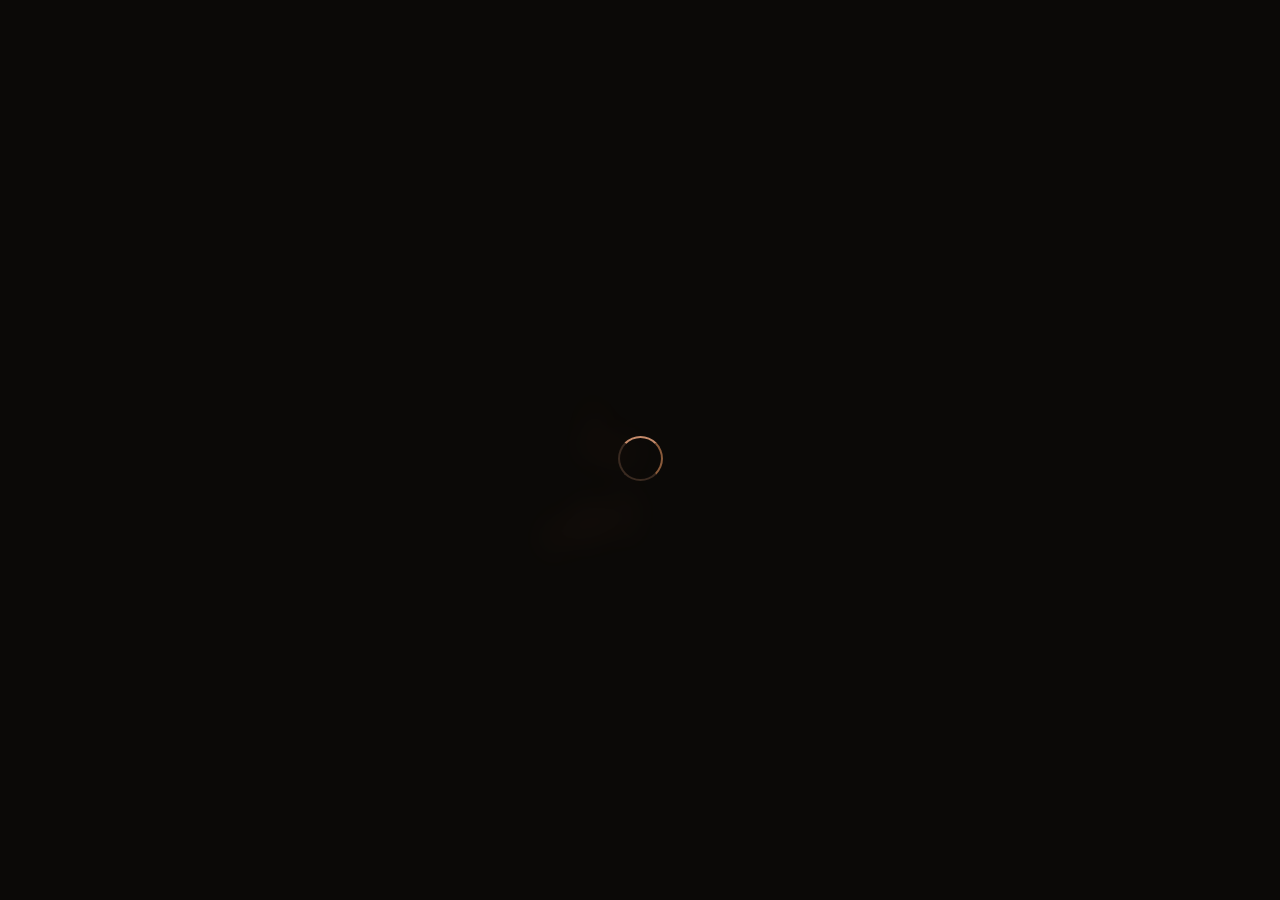
<file: index.html>
<!DOCTYPE html>
<html lang="fa" dir="rtl">
<head>
    <meta charset="UTF-8">
    <meta name="viewport" content="width=device-width, initial-scale=1.0, user-scalable=no">
    <title>رد آخر: شهر زوال - بازی معمایی کارآگاهی</title>
    <meta name="description" content="بازی معمایی رد آخر - در شهر رازآلود زوال، به عنوان کارآگاه پرونده‌های جنایی را حل کن. مراحل چالش‌برانگیز با داستان‌های تاریک و معمایی">
    <meta name="keywords" content="بازی معمایی, بازی کارآگاهی, رازآلود, نوآر, رد آخر, شهر زوال, معمای جنایی, رد آخر">
    <meta name="author" content="Rad Akhar">
    <meta name="robots" content="index, follow">
    <meta property="og:title" content="رد آخر - بازی معمایی شهر زوال">
    <meta property="og:description" content="بازی معمایی رد آخر - در شهر رازآلود زوال، به عنوان کارآگاه پرونده‌های جنایی را حل کن. مراحل چالش‌برانگیز با داستان‌های تاریک و معمایی">
    <meta property="og:type" content="website">
    <meta name="theme-color" content="#0a0806">
    <link href="https://fonts.googleapis.com/css2?family=Vazirmatn:wght@300;400;500;600;700;800;900&display=swap" rel="stylesheet">
    <link rel="manifest" href="/game/manifest.json">
    <meta name="google-site-verification" content="a2gCh3qMTHCkhyEzI0m0MEMNtjxB8eNpKEdfxpX8t7M" />
    <meta name="theme-color" content="#d4a017">
    <meta name="apple-mobile-web-app-capable" content="yes">
    <meta name="apple-mobile-web-app-status-bar-style" content="black-translucent">
    <meta name="mobile-web-app-capable" content="yes">
    <meta name="format-detection" content="telephone=no">
    <link rel="manifest" href="manifest.json">
    <meta name="theme-color" content="#d4a017">
    <link rel="icon" type="image/png" sizes="512x512" href="icons/Icon-asli.png">
    <link rel="icon" type="image/png" sizes="192x192" href="icons/Icon-asli.png">
    <link rel="apple-touch-icon" href="icons/Icon-asli.png">
    <meta property="og:image" content="icons/Icon-asli.png">
    <meta property="og:url" content="https://radakhar.github.io/game/">
    <meta property="og:type" content="website">
    <style>
        * {
            margin: 0;
            padding: 0;
            box-sizing: border-box;
        }

        body {
            font-family: 'Vazirmatn', sans-serif;
            background: #050302;
            min-height: 100vh;
            overflow: hidden;
        }

        .loading-screen {
            position: fixed;
            top: 0;
            left: 0;
            width: 100%;
            height: 100%;
            background: #0b0907;
            display: flex;
            justify-content: center;
            align-items: center;
            z-index: 1000;
            transition: opacity 0.5s ease;
        }

        .loading-content {
            text-align: center;
        }

        .loading-logo {
            font-size: 3.2rem;
            font-weight: 900;
            letter-spacing: 8px;
            margin-bottom: 25px;
            position: relative;
            display: inline-block;
            background: linear-gradient(135deg, #e8d5b5 0%, #c48a6a 40%, #8a5a3a 100%);
            -webkit-background-clip: text;
            background-clip: text;
            color: transparent;
            text-shadow: 0 0 30px rgba(200,120,70,0.3);
            animation: titleGlow 2s ease-in-out infinite;
        }

        @keyframes titleGlow {
            0%, 100% { filter: drop-shadow(0 0 2px rgba(200,120,70,0.3)); letter-spacing: 8px; }
            50% { filter: drop-shadow(0 0 12px rgba(200,120,70,0.6)); letter-spacing: 10px; }
        }

        .loading-logo::after {
            content: 'رَدِّ آخَر';
            position: absolute;
            top: 0;
            right: 0;
            left: 0;
            background: linear-gradient(135deg, #e8d5b5 0%, #c48a6a 40%, #8a5a3a 100%);
            -webkit-background-clip: text;
            background-clip: text;
            color: transparent;
            filter: blur(8px);
            opacity: 0.4;
            z-index: -1;
        }

        .loading-spinner {
            width: 45px;
            height: 45px;
            border: 2px solid #3a2a20;
            border-top-color: #c48a6a;
            border-right-color: #8a5a3a;
            border-radius: 50%;
            margin: 0 auto 18px;
            animation: spin 0.8s linear infinite;
        }

        @keyframes spin {
            to { transform: rotate(360deg); }
        }

        .loading-text {
            color: #8a7a6a;
            font-size: 0.75rem;
            letter-spacing: 3px;
            font-weight: 300;
        }

        .welcome-screen {
            position: fixed;
            top: 0;
            left: 0;
            width: 100%;
            height: 100%;
            background: #0b0907;
            z-index: 999;
            display: flex;
            justify-content: center;
            align-items: center;
            opacity: 0;
            visibility: hidden;
            transition: opacity 0.5s ease, visibility 0.5s;
            overflow: hidden;
        }

        .welcome-screen.show {
            opacity: 1;
            visibility: visible;
        }

        .welcome-card {
            max-width: 520px;
            background: #0f0d0b;
            border: 1px solid #4a3020;
            border-radius: 24px;
            padding: 35px 32px;
            margin: 20px;
            text-align: center;
            box-shadow: 0 25px 45px rgba(0,0,0,0.5);
            max-height: 90vh;
            overflow-y: auto;
        }

        .welcome-card::-webkit-scrollbar {
            width: 3px;
        }

        .welcome-card::-webkit-scrollbar-track {
            background: #1a120c;
        }

        .welcome-card::-webkit-scrollbar-thumb {
            background: #6a4a2a;
        }

        .welcome-title {
            font-size: 1.8rem;
            font-weight: 800;
            background: linear-gradient(135deg, #e0c8a8, #c48a6a);
            -webkit-background-clip: text;
            background-clip: text;
            color: transparent;
            margin-bottom: 8px;
            letter-spacing: 3px;
        }

        .welcome-sub {
            font-size: 0.65rem;
            color: #8a6a4a;
            margin-bottom: 22px;
            letter-spacing: 3px;
        }

        .welcome-text {
            font-size: 0.88rem;
            line-height: 1.9;
            color: #cec2b4;
            text-align: justify;
            margin-bottom: 28px;
        }

        .start-btn {
            background: linear-gradient(95deg, #7a3a2a, #5a2a18);
            border: none;
            color: #f0e0d0;
            padding: 13px 38px;
            border-radius: 50px;
            font-family: inherit;
            font-size: 0.95rem;
            font-weight: 700;
            cursor: pointer;
            transition: 0.2s;
            box-shadow: 0 4px 15px rgba(0,0,0,0.3);
            letter-spacing: 1px;
        }

        .start-btn:hover {
            background: linear-gradient(95deg, #9a4a30, #7a3a20);
            transform: translateY(-2px);
        }

        .vignette-welcome {
            position: fixed;
            top: 0;
            left: 0;
            width: 100%;
            height: 100%;
            background: radial-gradient(ellipse at center, transparent 50%, rgba(0,0,0,0.7) 100%);
            pointer-events: none;
            z-index: 998;
        }
    </style>
</head>
<body>
    <div class="loading-screen" id="loadingScreen">
        <div class="loading-content">
            <div class="loading-logo"></div>
            <div class="loading-spinner"></div>
            <div class="loading-text"></div>
        </div>
    </div>

    <div class="vignette-welcome"></div>
    <div class="welcome-screen" id="welcomeScreen">
        <div class="welcome-card">
            <div class="welcome-title">شهر زوال</div>
            <div class="welcome-sub"> به ردِ آخر خوش آمدید</div>
            <div class="welcome-text">
                به شهر رازآلود زَوال خوش آمدید! جایی که تاریکی شب، رازهای پنهان را در خود جای داده و سایه‌ها، قصه‌های ناگفته‌ای را زمزمه می‌کنند. در بازی "رد آخر"، شما در نقش یک کارآگاه جوان و باهوش، مأموریت دارید تا در دل خیابان‌های پر پیچ و خم پایتخت، پرونده‌های جنایی پیچیده را حل کنید و پرده از راز جنایتکاران مرموز بردارید.
                <br><br>
                هر پرونده، شما را به لایه‌های عمیق‌تری از داستان می‌برد؛ از کوچه‌های قدیمی شمیران تا برج‌های مدرن امروزی. با دقت به سرنخ‌ها گوش دهید، مظنونین را موشکافانه بازجویی کنید، معماهای دشوار را حل کنید و با انتخاب‌های درست، حقیقت را آشکار سازید. هر تصمیم شما، مسیر داستان را تغییر می‌دهد و شما را به حقیقت نزدیک‌تر یا دورتر می‌کند.
            </div>
            <button class="start-btn" id="startGameBtn">سفر به قلب زوال</button>
        </div>
    </div>

    <script>
        window.addEventListener('DOMContentLoaded', () => {
            const loadingScreen = document.getElementById('loadingScreen');
            const welcomeScreen = document.getElementById('welcomeScreen');
            const startBtn = document.getElementById('startGameBtn');

            setTimeout(() => {
                loadingScreen.style.opacity = '0';
                setTimeout(() => {
                    loadingScreen.style.display = 'none';
                    welcomeScreen.classList.add('show');
                }, 500);
            }, 3000);

            startBtn.addEventListener('click', () => {
                window.location.href = 'game.html';
            });
        });
    </script>
    <script>
if ('serviceWorker' in navigator) {
    window.addEventListener('load', () => {
        navigator.serviceWorker.register('/game/sw.js')
            .then(registration => {
                console.log('Service Worker ثبت شد');
            })
            .catch(error => {
                console.log('خطا در ثبت :', error);
            });
    });
}
    </script>
</body>
</html>
</file>
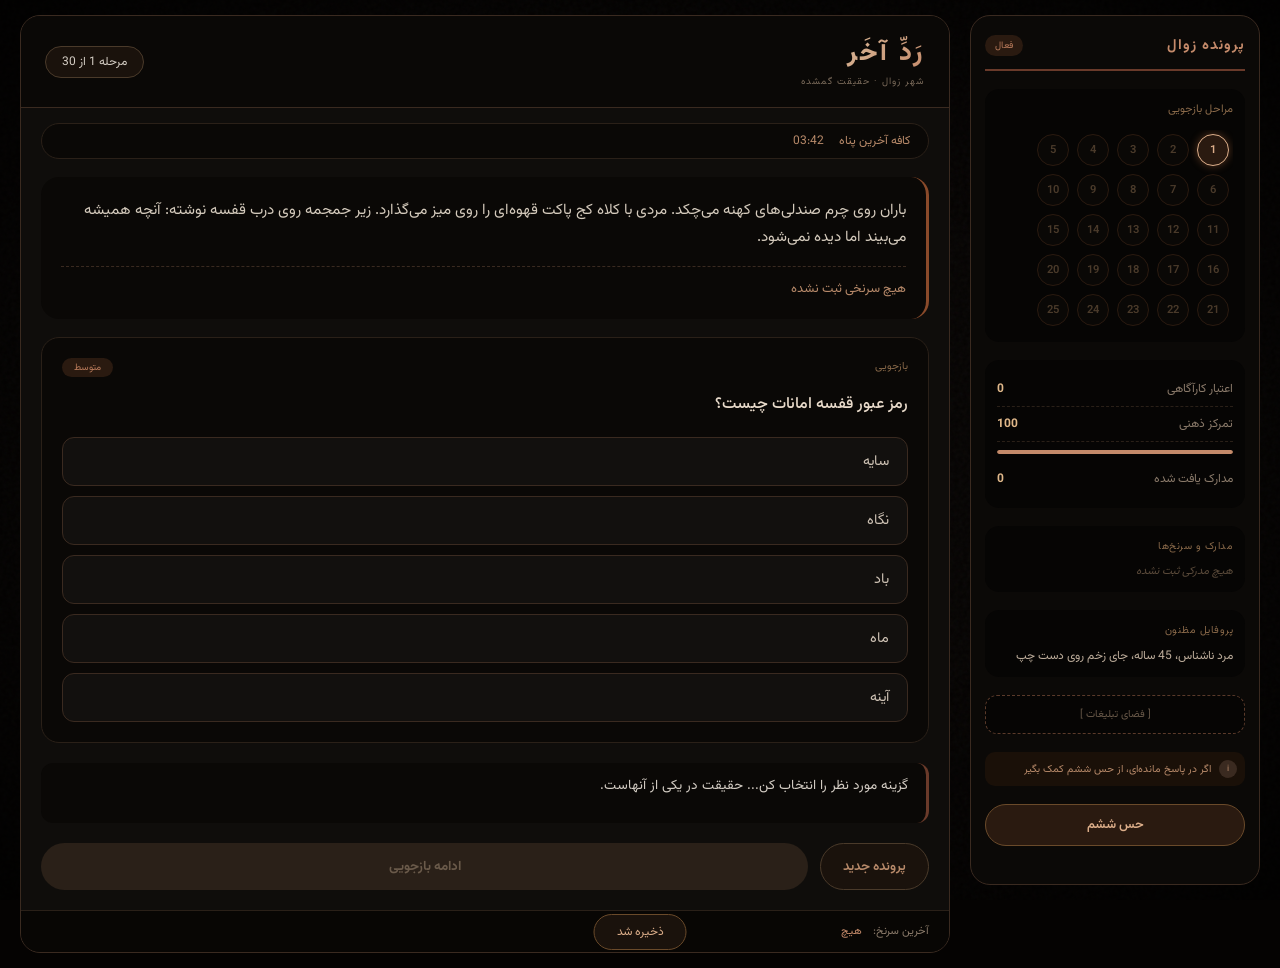
<file: game.html>
<!DOCTYPE html>
<html lang="fa" dir="rtl">
<head>
    <meta charset="UTF-8">
    <meta name="viewport" content="width=device-width, initial-scale=1.0, user-scalable=no">
    <title>رد آخر | بازجویی</title>
    <meta name="description" content="بازی معمایی رد آخر - حل پرونده‌های جنایی شهر زوال. مراحل چالش‌برانگیز">
    <meta name="keywords" content="بازی معمایی, کارآگاهی, نوآر, رد آخر, زوال">
    <meta name="robots" content="index, follow">
    <meta property="og:title" content="رد آخر - بازجویی">
    <meta property="og:description" content="حقیقت را در تاریکی پیدا کن">
    <meta name="theme-color" content="#0a0806">
    <link href="https://fonts.googleapis.com/css2?family=Vazirmatn:wght@300;400;500;600;700;800;900&display=swap" rel="stylesheet">
    <link rel="stylesheet" href="style.css">
    <link rel="manifest" href="/game/manifest.json">
</head>
<body>
    <div class="noise"></div>
    <div class="vignette"></div>

    <div class="game-container">
        <aside class="case-panel">
            <div class="case-header">
                <div class="case-title">
                    <h3>پرونده زوال</h3>
                </div>
                <div class="case-status">فعال</div>
            </div>

            <div class="level-progress">
                <div class="level-title">مراحل بازجویی</div>
                <div class="level-map" id="levelMap"></div>
            </div>

            <div class="stats-panel">
                <div class="stat-row">
                    <span class="stat-label">اعتبار کارآگاهی</span>
                    <span class="stat-value" id="detectiveCredit">۰</span>
                </div>
                <div class="stat-row">
                    <span class="stat-label">تمرکز ذهنی</span>
                    <span class="stat-value" id="mentalFocus">۱۰۰</span>
                </div>
                <div class="focus-bar-container">
                    <div class="focus-bar" id="focusBar" style="width:100%"></div>
                </div>
                <div class="stat-row">
                    <span class="stat-label">مدارک یافت شده</span>
                    <span class="stat-value" id="evidenceCount">۰</span>
                </div>
            </div>

            <div class="evidence-box">
                <div class="box-title">مدارک و سرنخ‌ها</div>
                <div class="evidence-list" id="evidenceList">
                    <div class="empty-text">هیچ مدرکی ثبت نشده</div>
                </div>
            </div>

            <div class="suspect-box">
                <div class="box-title">پروفایل مظنون</div>
                <div class="suspect-text" id="suspectText">در حال بررسی...</div>
            </div>

            <div class="ad-space" id="adSpace">
                <div class="ad-placeholder">
                    <span>[ فضای تبلیغات ]</span>
                </div>
            </div>

            <div class="sense-info">
                <span class="info-icon">i</span>
                <span class="info-text">اگر در پاسخ مانده‌ای، از حس ششم کمک بگیر</span>
            </div>

            <button class="sense-btn" id="senseBtn">حس ششم</button>
        </aside>

        <main class="game-main">
            <header class="game-header">
                <div class="title-area">
                    <h1>رَدِّ آخَر</h1>
                    <div class="sub">شهر زوال · حقیقت گمشده</div>
                </div>
                <div class="stage-counter">
                    <span>مرحله</span>
                    <span id="currentStageNum">۱</span>
                    <span>از</span>
                    <span id="totalStages">۳۰</span>
                </div>
            </header>

            <div class="location-info">
                <span id="locationName">کافه آخرین پناه</span>
                <span id="timeTag">۰۳:۴۲</span>
            </div>

            <div class="story-area">
                <div class="story-text" id="storyText"></div>
                <div class="clue-line" id="clueLine"></div>
            </div>

            <div class="puzzle-area">
                <div class="puzzle-header">
                    <span class="puzzle-badge">بازجویی</span>
                    <span class="difficulty-badge" id="difficultyBadge">سخت</span>
                </div>
                <div class="puzzle-question" id="puzzleQuestion"></div>
                <div class="options-area" id="optionsArea"></div>
            </div>

            <div class="message-area" id="messageArea"></div>

            <div class="action-area">
                <button class="btn-outline" id="resetBtn">پرونده جدید</button>
                <button class="btn-primary" id="continueBtn" disabled>ادامه بازجویی</button>
            </div>

            <footer class="game-footer">
                <span class="footer-label">آخرین سرنخ:</span>
                <span class="footer-clue" id="lastClue">هیچ</span>
            </footer>
        </main>
    </div>

    <div class="toast" id="toast">ذخیره شد</div>

    <script src="script.js"></script>
</body>
</html>
</file>
<file: style.css>
* {
    margin: 0;
    padding: 0;
    box-sizing: border-box;
}

body {
    font-family: 'Vazirmatn', sans-serif;
    background: #050302;
    color: #d4cdc4;
    min-height: 100vh;
}

.noise {
    position: fixed;
    top: 0;
    left: 0;
    width: 100%;
    height: 100%;
    background-image: url('data:image/svg+xml;utf8,<svg xmlns="http://www.w3.org/2000/svg" viewBox="0 0 400 300" opacity="0.04"><filter id="n"><feTurbulence type="fractalNoise" baseFrequency="0.7" numOctaves="3"/></filter><rect width="100%" height="100%" filter="url(%23n)"/></svg>');
    pointer-events: none;
    z-index: 0;
}

.vignette {
    position: fixed;
    top: 0;
    left: 0;
    width: 100%;
    height: 100%;
    background: radial-gradient(ellipse at center, transparent 50%, rgba(0,0,0,0.7) 100%);
    pointer-events: none;
    z-index: 0;
}

.game-container {
    display: flex;
    max-width: 1400px;
    margin: 15px auto;
    gap: 20px;
    padding: 0 20px;
    position: relative;
    z-index: 2;
}

.case-panel {
    width: 290px;
    background: #0b0907;
    border-radius: 20px;
    border: 1px solid #3a2a20;
    padding: 18px 14px;
    height: calc(100vh - 30px);
    position: sticky;
    top: 15px;
    display: flex;
    flex-direction: column;
    gap: 18px;
    overflow-y: auto;
}

.case-header {
    display: flex;
    justify-content: space-between;
    align-items: center;
    padding-bottom: 12px;
    border-bottom: 2px solid #6a3a2a;
}

.case-title h3 {
    font-size: 0.9rem;
    font-weight: 700;
    color: #c48a6a;
    letter-spacing: 1px;
}

.case-status {
    font-size: 0.6rem;
    background: #2a1a10;
    padding: 3px 10px;
    border-radius: 20px;
    color: #b87a5a;
}

.level-progress {
    background: #060504;
    border-radius: 14px;
    padding: 12px;
}

.level-title {
    font-size: 0.7rem;
    color: #8a6a4a;
    margin-bottom: 12px;
}

.level-map {
    display: flex;
    flex-wrap: wrap;
    gap: 8px;
    max-height: 200px;
    overflow-y: auto;
    padding: 4px;
}

.level-node {
    width: 32px;
    height: 32px;
    border-radius: 50%;
    display: flex;
    align-items: center;
    justify-content: center;
    font-size: 0.7rem;
    font-weight: 600;
    background: #1a1410;
    border: 1px solid #3a2a20;
    color: #7a6a5a;
}

.level-node.locked {
    background: #0a0806;
    border-color: #2a1a10;
    color: #4a3a2a;
}

.level-node.current {
    border-color: #dcae8a;
    background: #2a1a10;
    box-shadow: 0 0 8px rgba(200,120,70,0.4);
    color: #dcae8a;
}

.level-node.completed {
    border-color: #6a9a4a;
    color: #8aba6a;
}

.stats-panel {
    background: #060504;
    border-radius: 14px;
    padding: 12px;
}

.stat-row {
    display: flex;
    justify-content: space-between;
    padding: 8px 0;
    font-size: 0.75rem;
    border-bottom: 1px dashed #2a2018;
}

.stat-row:last-child {
    border-bottom: none;
}

.stat-label {
    color: #8a7a6a;
}

.stat-value {
    font-weight: 700;
    color: #e0b88a;
}

.focus-bar-container {
    width: 100%;
    height: 4px;
    background: #2a1a10;
    border-radius: 4px;
    margin: 8px 0;
    overflow: hidden;
}

.focus-bar {
    height: 100%;
    background: #c48a6a;
    border-radius: 4px;
    transition: width 0.3s;
}

.evidence-box, .suspect-box {
    background: #060504;
    border-radius: 14px;
    padding: 12px;
}

.box-title {
    font-size: 0.65rem;
    color: #8a6a4a;
    margin-bottom: 8px;
    letter-spacing: 0.5px;
}

.evidence-list {
    font-size: 0.7rem;
    color: #aa9a8a;
    max-height: 100px;
    overflow-y: auto;
}

.evidence-item {
    padding: 5px 0;
    border-bottom: 1px dashed #2a2018;
    font-size: 0.7rem;
}

.suspect-text {
    font-size: 0.75rem;
    line-height: 1.5;
    color: #bcac9a;
}

.ad-space {
    background: #060504;
    border: 1px dashed #5a3a2a;
    border-radius: 12px;
    padding: 10px;
    text-align: center;
}

.ad-placeholder {
    font-size: 0.65rem;
    color: #6a5a4a;
}

.sense-info {
    background: #1a1008;
    border-radius: 10px;
    padding: 8px;
    display: flex;
    align-items: center;
    gap: 8px;
    font-size: 0.65rem;
    color: #b88a6a;
}

.info-icon {
    width: 18px;
    height: 18px;
    background: #3a2a20;
    border-radius: 50%;
    display: inline-flex;
    align-items: center;
    justify-content: center;
    font-size: 0.55rem;
}

.sense-btn {
    width: 100%;
    background: #2a1a10;
    border: 1px solid #6a4a2a;
    color: #dcae8a;
    padding: 10px;
    border-radius: 30px;
    font-family: inherit;
    font-size: 0.8rem;
    font-weight: 600;
    cursor: pointer;
    transition: 0.2s;
}

.sense-btn:hover {
    background: #4a2a18;
    border-color: #aa6a4a;
}

.game-main {
    flex: 1;
    background: #0f0d0b;
    border-radius: 20px;
    border: 1px solid #3a2a20;
    overflow: hidden;
    display: flex;
    flex-direction: column;
}

.game-header {
    background: #0a0806;
    padding: 18px 24px;
    border-bottom: 1px solid #3a2a20;
    display: flex;
    justify-content: space-between;
    align-items: center;
}

.title-area h1 {
    font-size: 1.6rem;
    font-weight: 800;
    background: linear-gradient(135deg, #e0c8a8, #c48a6a);
    -webkit-background-clip: text;
    background-clip: text;
    color: transparent;
    letter-spacing: 3px;
}

.sub {
    font-size: 0.6rem;
    color: #7a6a5a;
    letter-spacing: 1px;
}

.stage-counter {
    background: #1a120c;
    padding: 6px 16px;
    border-radius: 30px;
    font-size: 0.75rem;
    border: 1px solid #4a3a2a;
}

.location-info {
    background: #0a0806;
    margin: 15px 20px 0;
    padding: 8px 18px;
    border-radius: 30px;
    display: flex;
    gap: 15px;
    font-size: 0.75rem;
    color: #b88a6a;
    border: 1px solid #2a2018;
}

.story-area {
    background: #0a0806;
    margin: 18px 20px;
    padding: 20px;
    border-radius: 18px;
    border-right: 3px solid #8a4a2a;
}

.story-text {
    font-size: 0.95rem;
    line-height: 1.8;
    color: #d4cabc;
}

.clue-line {
    margin-top: 14px;
    padding-top: 12px;
    border-top: 1px dashed #3a2a20;
    font-size: 0.8rem;
    color: #b88a6a;
}

.puzzle-area {
    background: #0a0806;
    margin: 0 20px 20px;
    padding: 20px;
    border-radius: 18px;
    border: 1px solid #2a2018;
}

.puzzle-header {
    display: flex;
    justify-content: space-between;
    margin-bottom: 15px;
}

.puzzle-badge {
    font-size: 0.65rem;
    color: #8a6a4a;
    text-transform: uppercase;
}

.difficulty-badge {
    font-size: 0.6rem;
    background: #2a1a10;
    padding: 2px 12px;
    border-radius: 20px;
    color: #b87a5a;
}

.puzzle-question {
    font-size: 1rem;
    font-weight: 500;
    margin-bottom: 20px;
    color: #e8daca;
    line-height: 1.6;
}

.options-area {
    display: flex;
    flex-direction: column;
    gap: 10px;
}

.option-btn {
    background: #12100e;
    border: 1px solid #3a2a20;
    color: #cec2b4;
    padding: 12px 18px;
    border-radius: 12px;
    font-size: 0.9rem;
    text-align: right;
    cursor: pointer;
    transition: all 0.2s;
    font-family: inherit;
}

.option-btn:hover:not(:disabled) {
    background: #2a2018;
    border-color: #8a5a3a;
    transform: translateX(-4px);
}

.option-btn.correct {
    background: #1a3a1a;
    border-color: #6a9a4a;
}

.option-btn.wrong {
    background: #3a1a1a;
    border-color: #aa4a2a;
    text-decoration: line-through;
}

.option-btn:disabled {
    opacity: 0.6;
    cursor: default;
}

.message-area {
    margin: 0 20px 15px;
    padding: 12px 18px;
    border-radius: 12px;
    border-right: 3px solid #6a3a2a;
    min-height: 60px;
    font-size: 0.85rem;
    background: #0a0806;
}

.message-success {
    border-right-color: #6a9a4a;
    color: #aada8a;
}

.message-fail {
    border-right-color: #aa4a2a;
    color: #da8a6a;
}

.action-area {
    display: flex;
    gap: 12px;
    margin: 5px 20px 20px;
}

.btn-outline {
    background: #1a120c;
    border: 1px solid #4a3a2a;
    color: #b88a6a;
    padding: 12px 22px;
    border-radius: 40px;
    font-family: inherit;
    font-weight: 600;
    cursor: pointer;
    transition: 0.2s;
}

.btn-outline:hover {
    background: #2a1a10;
    border-color: #8a5a3a;
}

.btn-primary {
    background: linear-gradient(95deg, #7a3a2a, #5a2a18);
    border: none;
    color: #f0e0d0;
    padding: 12px 24px;
    border-radius: 40px;
    font-family: inherit;
    font-weight: 700;
    cursor: pointer;
    flex: 1;
    transition: 0.2s;
}

.btn-primary:not(:disabled):hover {
    background: linear-gradient(95deg, #9a4a30, #7a3a20);
    transform: translateY(-1px);
}

.btn-primary:disabled {
    background: #2a2018;
    color: #6a5a4a;
    cursor: not-allowed;
}

.game-footer {
    background: #080604;
    padding: 12px 20px;
    border-top: 1px solid #2a2018;
    font-size: 0.7rem;
    color: #8a7a6a;
}

.footer-clue {
    color: #c48a6a;
    margin-right: 8px;
}

.toast {
    position: fixed;
    bottom: 30px;
    left: 50%;
    transform: translateX(-50%) translateY(80px);
    background: #1a120c;
    color: #dcae8a;
    padding: 8px 22px;
    border-radius: 30px;
    border: 1px solid #6a4a2a;
    font-size: 0.75rem;
    transition: 0.3s;
    z-index: 200;
    pointer-events: none;
}

.toast.show {
    transform: translateX(-50%) translateY(0);
}

.empty-text {
    color: #5a4a3a;
    font-style: italic;
}

@media (max-width: 800px) {
    .game-container {
        flex-direction: column;
    }
    .case-panel {
        width: 100%;
        height: auto;
        position: static;
        max-height: 450px;
    }
}
body {
  overscroll-behavior: contain;
}

html {
  margin: 0;
  overscroll-behavior: none;
}
</file>
